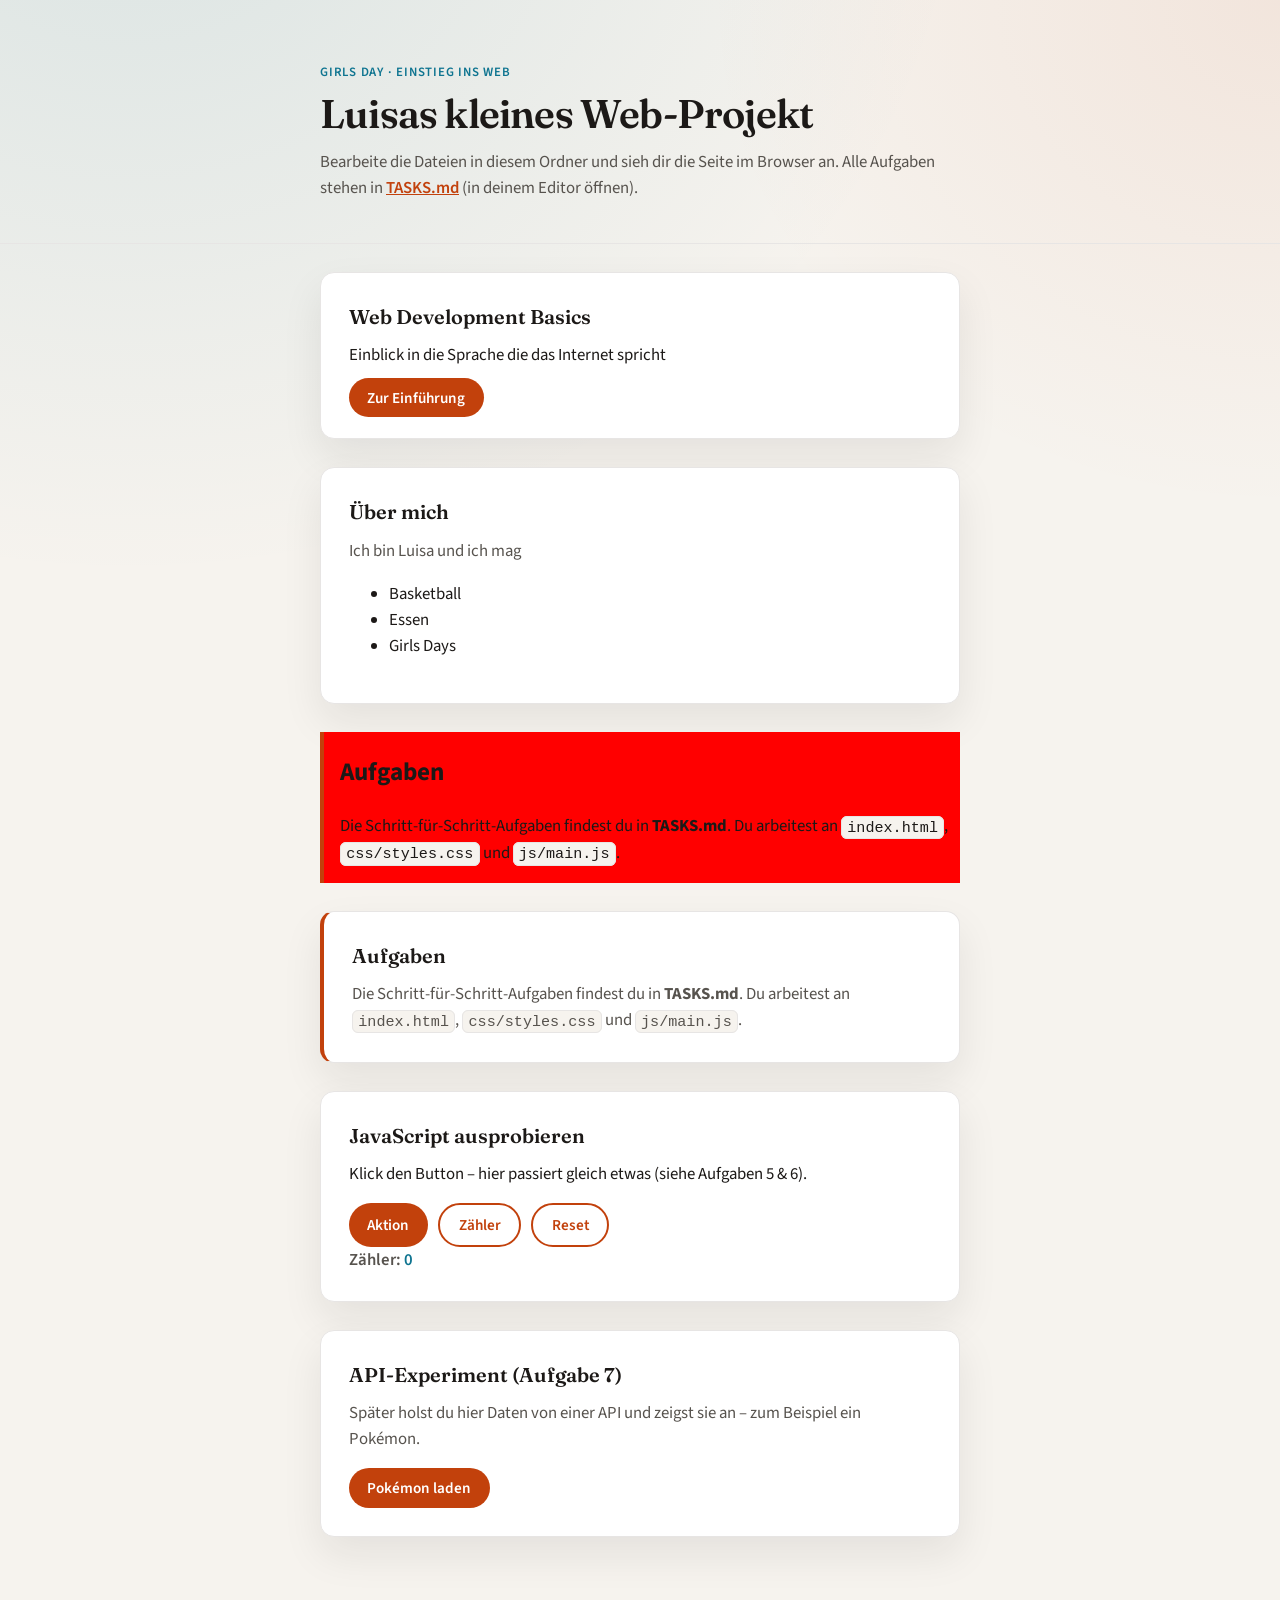
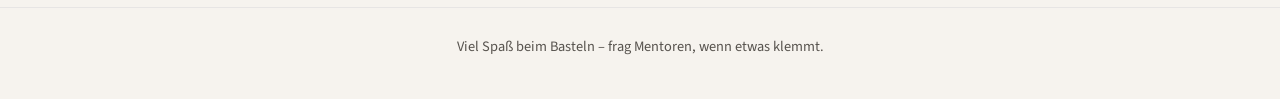
<file: index.html>
<!DOCTYPE html>
<html lang="de">
  <head>
    <meta charset="UTF-8" />
    <meta name="viewport" content="width=device-width, initial-scale=1.0" />
    <!-- TASK 1: Ändere den Seitentitel -->
    <title>Naemi & Sara machen tolle Webseiten</title>
    <link rel="preconnect" href="https://fonts.googleapis.com" />
    <link rel="preconnect" href="https://fonts.gstatic.com" crossorigin />
    <link
      href="https://fonts.googleapis.com/css2?family=Fraunces:ital,opsz,wght@0,9..144,600;1,9..144,600&family=Source+Sans+3:ital,wght@0,400;0,600;1,400&display=swap"
      rel="stylesheet"
    />
    <link rel="stylesheet" href="css/styles.css" />
  </head>
  <body>
    <a class="skip-link" href="#main">Zum Inhalt springen</a>
    <header class="site-header">
      <div class="wrap site-header__inner">
        <div class="site-header__text">
          <p class="eyebrow">Girls Day · Einstieg ins Web</p>
          <!-- TASK 1: Überschrift anpassen -->
          <h1 id="hero-heading">Luisas kleines Web-Projekt</h1>
          <p class="lede">
            Bearbeite die Dateien in diesem Ordner und sieh dir die Seite im
            Browser an. Alle Aufgaben stehen in
            <a href="TASKS.md">TASKS.md</a> (in deinem Editor öffnen).
          </p>
        </div>
      </div>
    </header>

    <main id="main" class="wrap">
      <!-- TASK 2: Eigenen Absatz, Liste oder Link ergänzen -->
      <section class="card interactive" aria-labelledby="web-basics-heading">
        <h2 id="web-basics-heading">Web Development Basics</h2>
        <p class="js-message">
          Einblick in die Sprache die das Internet spricht
        </p>
        <a href="web_development_basics.html" class="link-btn btn btn-primary">Zur Einführung</a>
      </section>

      <section class="card" aria-labelledby="about-heading">
        <h2 id="about-heading">Über mich</h2>
        <p id="about-text">
          Ich bin Luisa und ich mag
          <ul>
            <li>Basketball</li>
            <li>Essen</li>
            <li>Girls Days</li>
          </ul>
        </p>
      </section>

      <!-- TASK 4: Eigene Klasse z. B. highlight-box nutzen oder neue bauen -->
      <section class="highlight-box" aria-labelledby="tasks-note">
        <h2 id="tasks-note">Aufgaben</h2>
        <p>
          Die Schritt-für-Schritt-Aufgaben findest du in
          <strong>TASKS.md</strong>. Du arbeitest an
          <code>index.html</code>, <code>css/styles.css</code> und
          <code>js/main.js</code>.
        </p>
      </section>
      
      <section class="card task-box" aria-labelledby="tasks-note">
        <h2 id="tasks-note">Aufgaben</h2>
        <p>
          Die Schritt-für-Schritt-Aufgaben findest du in
          <strong>TASKS.md</strong>. Du arbeitest an
          <code>index.html</code>, <code>css/styles.css</code> und
          <code>js/main.js</code>.
        </p>
      </section>

      <section class="card interactive" aria-labelledby="js-heading">
        <h2 id="js-heading">JavaScript ausprobieren</h2>
        <p id="js-message" class="js-message">
          Klick den Button – hier passiert gleich etwas (siehe Aufgaben 5 &amp; 6).
        </p>
        <div class="btn-row">
          <button type="button" class="btn btn-primary" id="action-btn">
            Aktion
          </button>
          <button type="button" class="btn btn-ghost" id="counter-btn">
            Zähler
          </button>
          <button type="button" class="btn btn-ghost" id="counter-btn-reset">
            Reset
          </button>
        </div>
        <p class="counter-display" id="counter-display">
          Zähler: <span id="counter-value">0</span>
        </p>
      </section>

      <section class="card api-zone" aria-labelledby="api-heading">
        <h2 id="api-heading">API-Experiment (Aufgabe 7)</h2>
        <p class="api-hint">
          Später holst du hier Daten von einer API und zeigst sie an –
          zum Beispiel ein Pokémon.
        </p>
        <button type="button" class="btn btn-primary" id="pokemon-btn">
          Pokémon laden
        </button>
        <div id="api-output" class="api-output" aria-live="polite"></div>
      </section>
    </main>

    <footer class="site-footer">
      <div class="wrap">
        <p>
          Viel Spaß beim Basteln – frag Mentoren, wenn etwas klemmt.
        </p>
      </div>
    </footer>

    <script src="js/main.js"></script>
  </body>
</html>
</file>
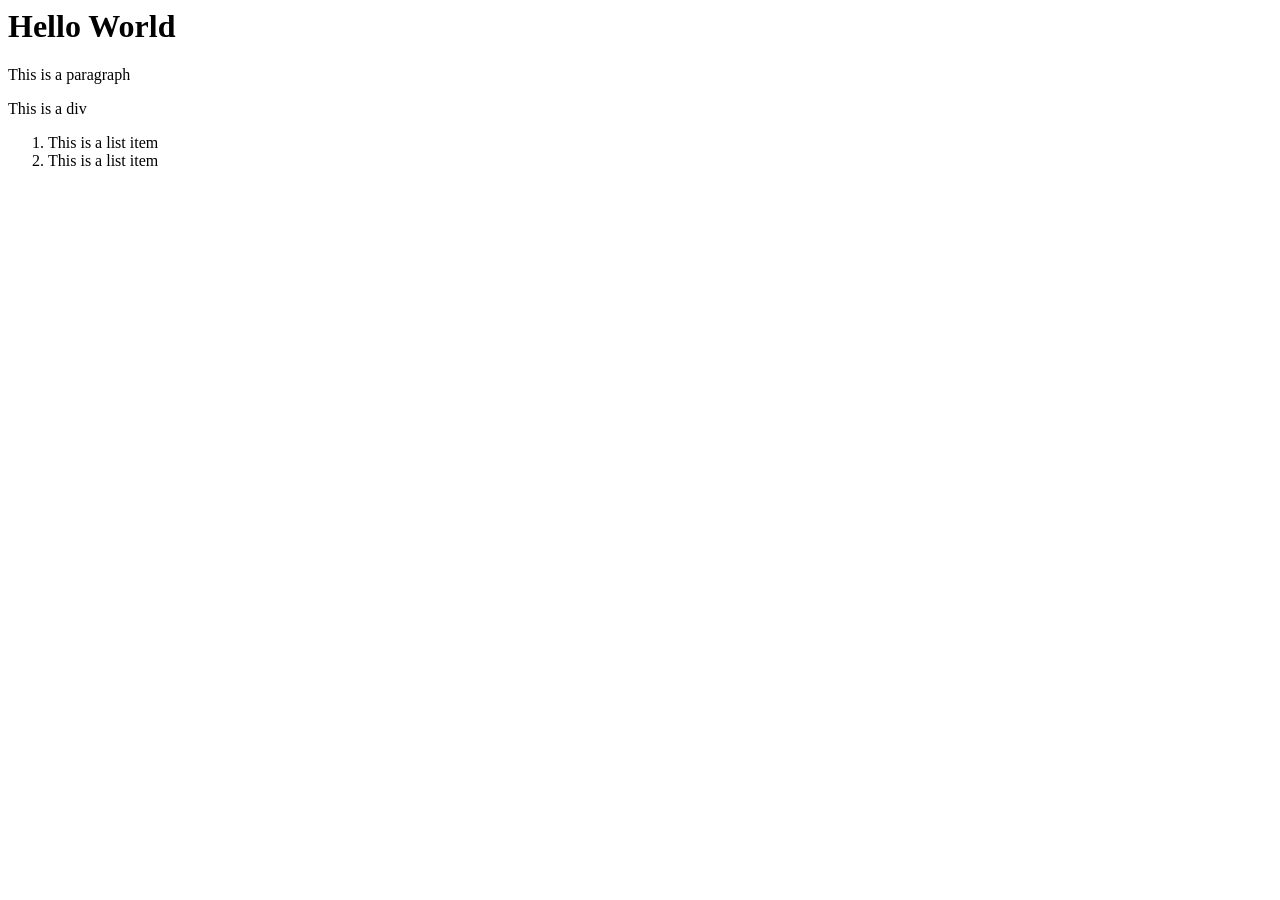
<file: test.html>
<html>
<head></head>
<body>
    <h1>Hello World</h1>
    <p class="tolle-klasse">This is a paragraph</p>
    <div>This is a div</div>
    <ol>
        <li>This is a list item</li>
        <li>This is a list item</li>
    </ol>
</body>
</html>
</file>
<file: css/styles.css>
/* TASK 3: Farben und Radius in :root anpassen */
:root {
  --color-bg: #f6f3ee;
  --color-surface: #ffffff;
  --color-text: #1c1917;
  --color-muted: #57534e;
  --color-primary: #c2410c;
  --color-primary-hover: #9a1298;
  --color-accent: #0e7490;
  --color-border: #e7e5e4;
  --radius: 14px;
  --shadow: 0 18px 40px rgb(28 25 23 / 8%);
  --font-display: "Fraunces", Georgia, serif;
  --font-body: "Source Sans 3", system-ui, sans-serif;
  --space: clamp(1rem, 4vw, 1.75rem);
  --max: 40rem;
  color-scheme: light;
}

*,
*::before,
*::after {
  box-sizing: border-box;
}

html {
  scroll-behavior: smooth;
}

.highlight-box {
  border-left: 4px solid var(--color-primary);
  padding-left: 1rem;
  background-color: red;
}

body {
  margin: 0;
  min-height: 100vh;
  font-family: var(--font-body);
  font-size: 1.05rem;
  line-height: 1.55;
  color: var(--color-text);
  background:
    radial-gradient(120% 80% at 10% -10%, rgb(14 116 144 / 12%), transparent 55%),
    radial-gradient(90% 60% at 100% 0%, rgb(194 65 12 / 8%), transparent 50%),
    var(--color-bg);
}

.link-btn {
  text-decoration: none;
  margin-top: 1rem;
}

.skip-link {
  position: absolute;
  left: -9999px;
  top: 0.5rem;
  padding: 0.5rem 1rem;
  background: var(--color-primary);
  color: var(--color-bg);
  border-radius: 6px;
  font-weight: 600;
  z-index: 100;
}

.skip-link:focus {
  left: 0.5rem;
}

.site-header__inner {
  display: flex;
  flex-wrap: wrap;
  align-items: flex-start;
  justify-content: space-between;
  gap: 1rem 1.5rem;
}

.site-header__text {
  flex: 1 1 16rem;
  min-width: 0;
}

.wrap {
  width: min(100% - var(--space) * 2, var(--max));
  margin-inline: auto;
}

.site-header {
  padding: calc(var(--space) * 2.25) 0 calc(var(--space) * 1.5);
  border-bottom: 1px solid var(--color-border);
}

.eyebrow {
  margin: 0 0 0.5rem;
  font-size: 0.8rem;
  font-weight: 600;
  letter-spacing: 0.06em;
  text-transform: uppercase;
  color: var(--color-accent);
}

.site-header h1 {
  margin: 0 0 0.75rem;
  font-family: var(--font-display);
  font-size: clamp(1.85rem, 5vw, 2.5rem);
  font-weight: 600;
  line-height: 1.15;
  letter-spacing: -0.02em;
}

.lede {
  margin: 0;
  color: var(--color-muted);
}

.lede a {
  color: var(--color-primary);
  font-weight: 600;
}

.lede a:focus-visible,
.lede a:hover {
  color: var(--color-primary-hover);
}

main {
  padding: var(--space) 0 calc(var(--space) * 2.5);
  display: flex;
  flex-direction: column;
  gap: var(--space);
}

.card {
  background: var(--color-surface);
  border: 1px solid var(--color-border);
  border-radius: var(--radius);
  padding: var(--space);
  box-shadow: var(--shadow);
}

.card h2 {
  margin: 0 0 0.65rem;
  font-family: var(--font-display);
  font-size: 1.25rem;
  font-weight: 600;
}

.tolle-klasse {
  color: red;
}

.card p {
  margin: 0;
  color: var(--color-muted);
}

.card p + p {
  margin-top: 0.65rem;
}

/* TASK 4: z. B. .highlight-box { ... } ergänzen und in HTML nutzen */
.task-box {
  border-left: 4px solid var(--color-primary);
}

.interactive .js-message {
  margin-bottom: 1rem;
  color: var(--color-text);
}

.btn-row {
  display: flex;
  flex-wrap: wrap;
  gap: 0.65rem;
}

.btn {
  font-family: var(--font-body);
  font-size: 0.95rem;
  font-weight: 600;
  border: none;
  border-radius: 999px;
  padding: 0.55rem 1.15rem;
  cursor: pointer;
  transition: transform 0.12s ease, background 0.12s ease, box-shadow 0.12s ease;
}

.btn:focus-visible {
  outline: 3px solid var(--color-accent);
  outline-offset: 2px;
}

.btn:active {
  transform: scale(0.98);
}

.btn-primary {
  background: var(--color-primary);
  color: #fff;
}

.btn-primary:hover {
  background: var(--color-primary-hover);
}

.btn-ghost {
  background: transparent;
  color: var(--color-primary);
  border: 2px solid var(--color-primary);
}

.btn-ghost:hover {
  background: rgb(194 65 12 / 10%);
}

.counter-display {
  margin-top: 1rem;
  font-weight: 600;
  color: var(--color-text);
}

.counter-display span {
  color: var(--color-accent);
}

.api-zone .api-hint {
  margin-bottom: 1rem;
}

.api-output {
  margin-top: 1.25rem;
  min-height: 3rem;
  padding: 1rem;
  border-radius: calc(var(--radius) - 4px);
  background: var(--color-bg);
  border: 1px dashed var(--color-border);
}

.api-output:empty {
  display: none;
}

.api-output.has-content {
  display: block;
  border-style: solid;
}

.api-output img {
  display: block;
  max-width: 120px;
  height: auto;
  margin-top: 0.75rem;
  image-rendering: pixelated;
}

.api-output .error {
  color: var(--color-primary);
  font-weight: 600;
}

code {
  font-size: 0.9em;
  padding: 0.12em 0.35em;
  border-radius: 6px;
  background: var(--color-bg);
  border: 1px solid var(--color-border);
}

.site-footer {
  padding: var(--space) 0 calc(var(--space) * 1.5);
  border-top: 1px solid var(--color-border);
}

.site-footer p {
  margin: 0;
  font-size: 0.9rem;
  color: var(--color-muted);
  text-align: center;
}
</file>
